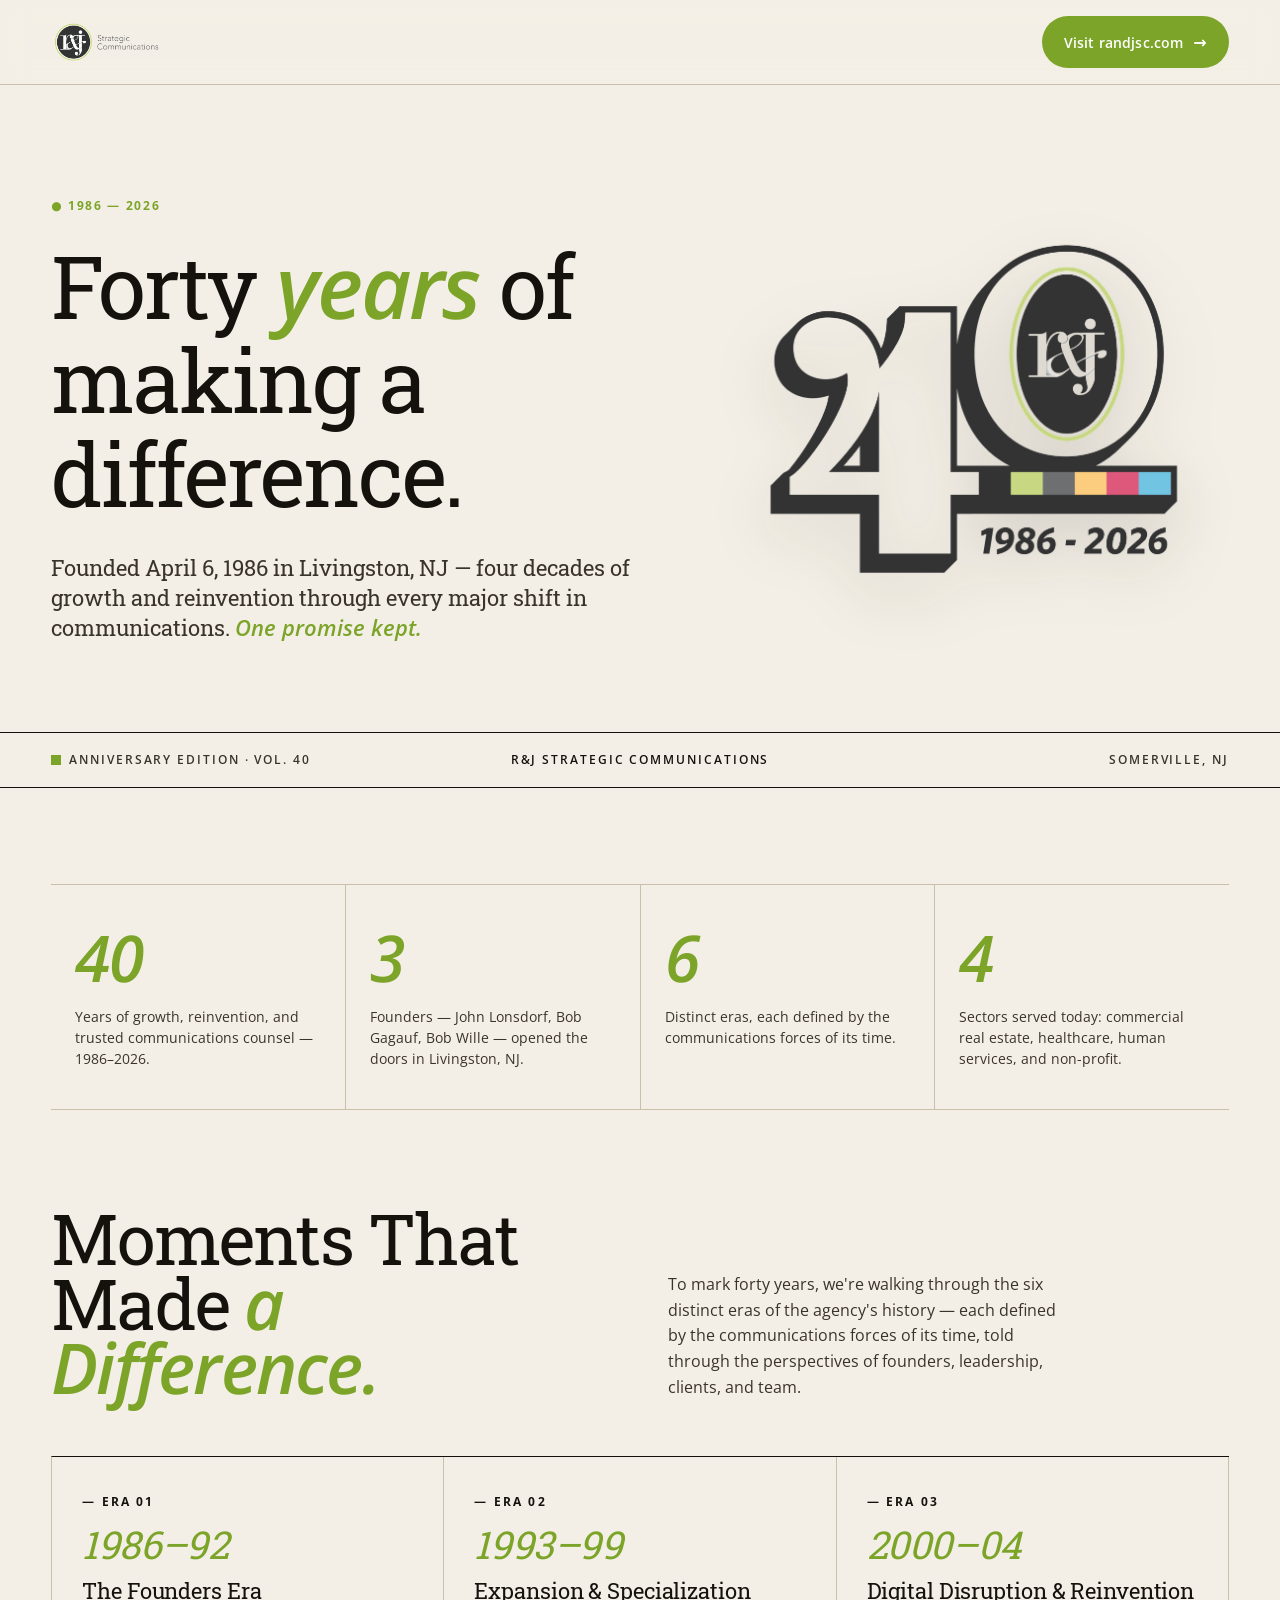
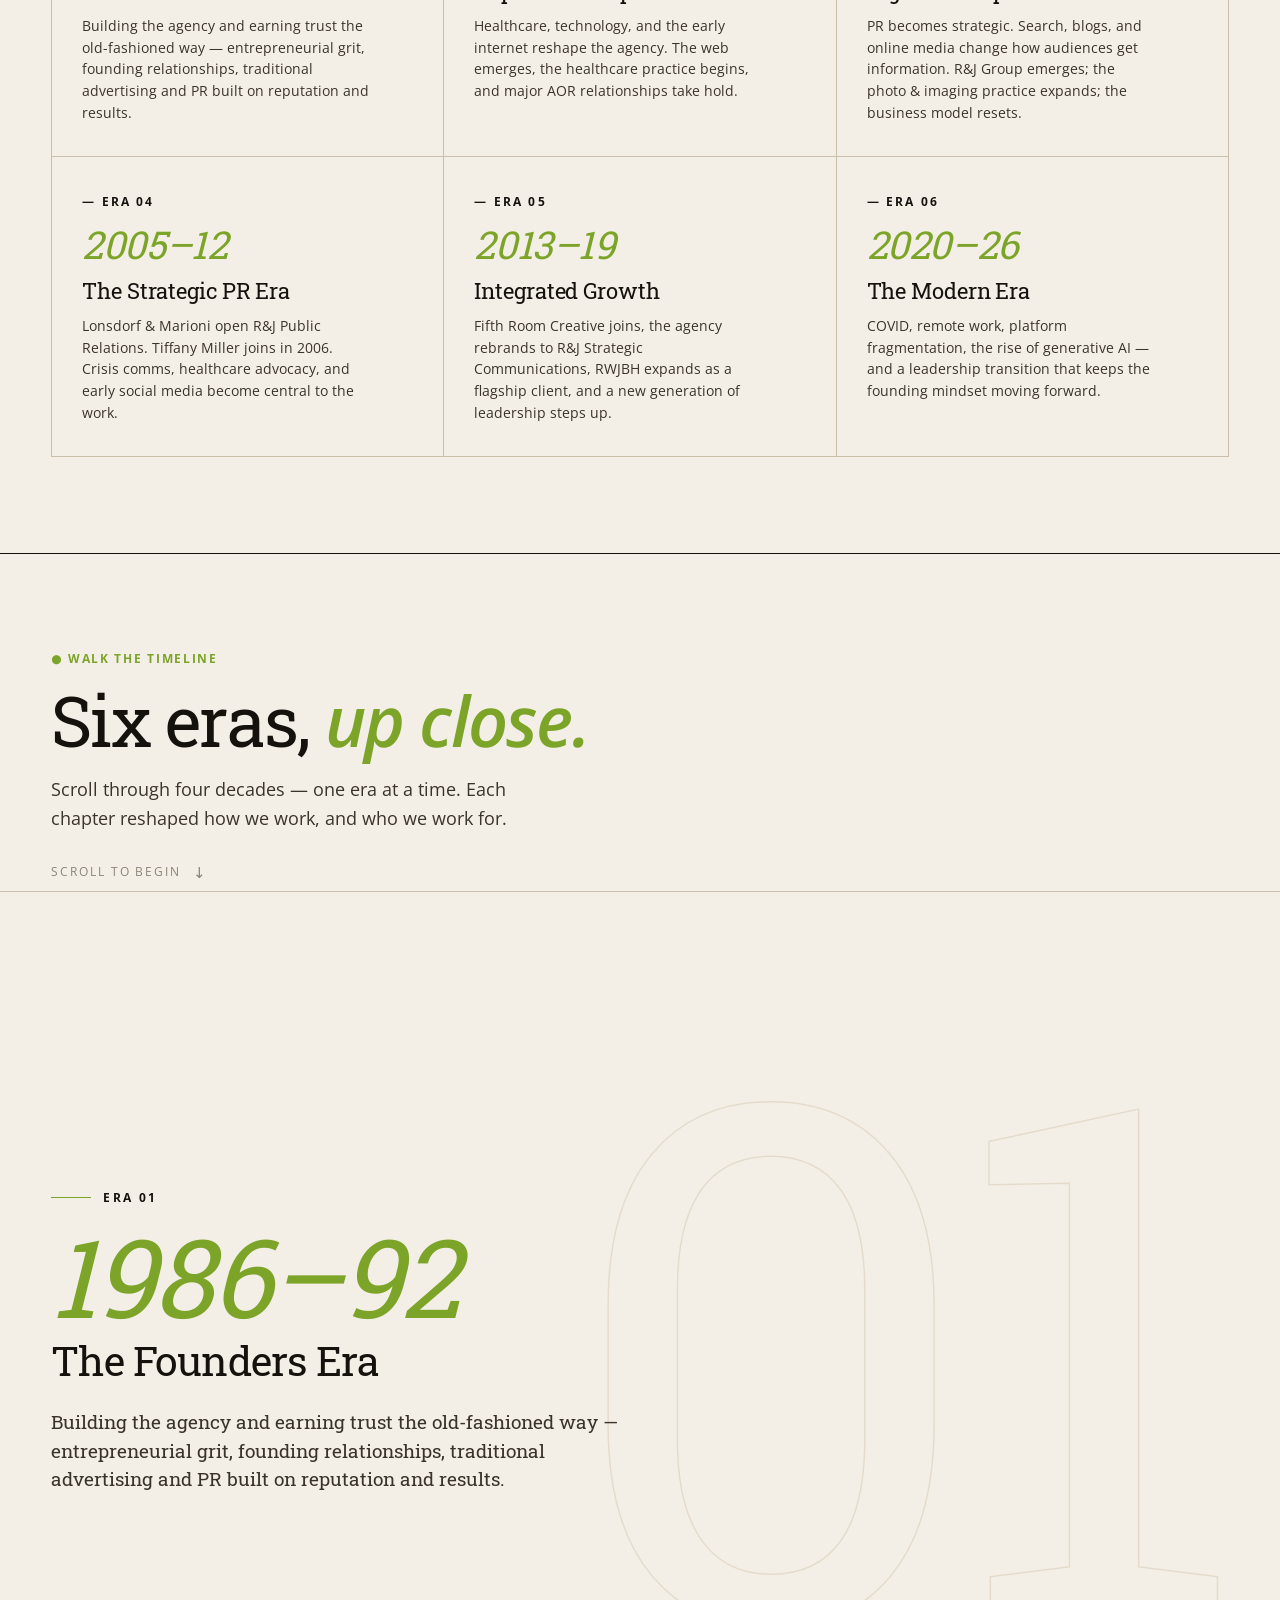
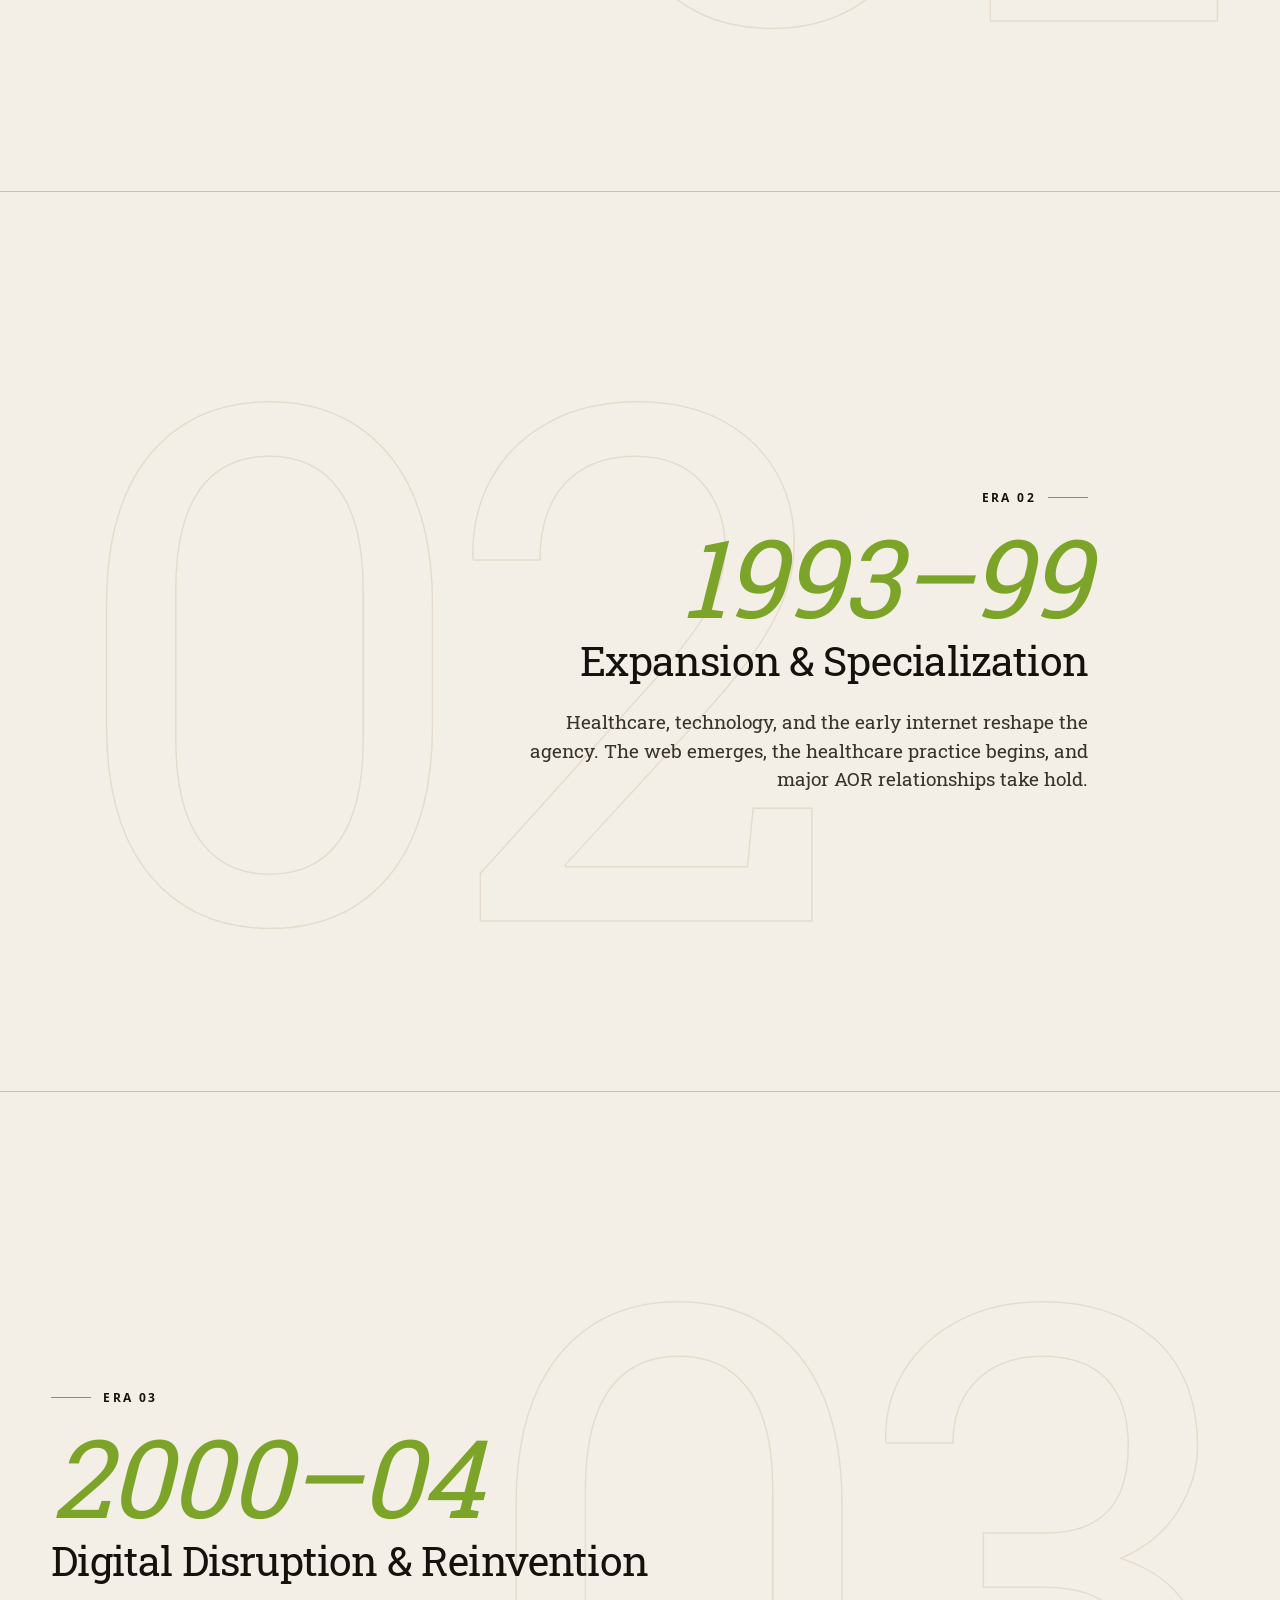
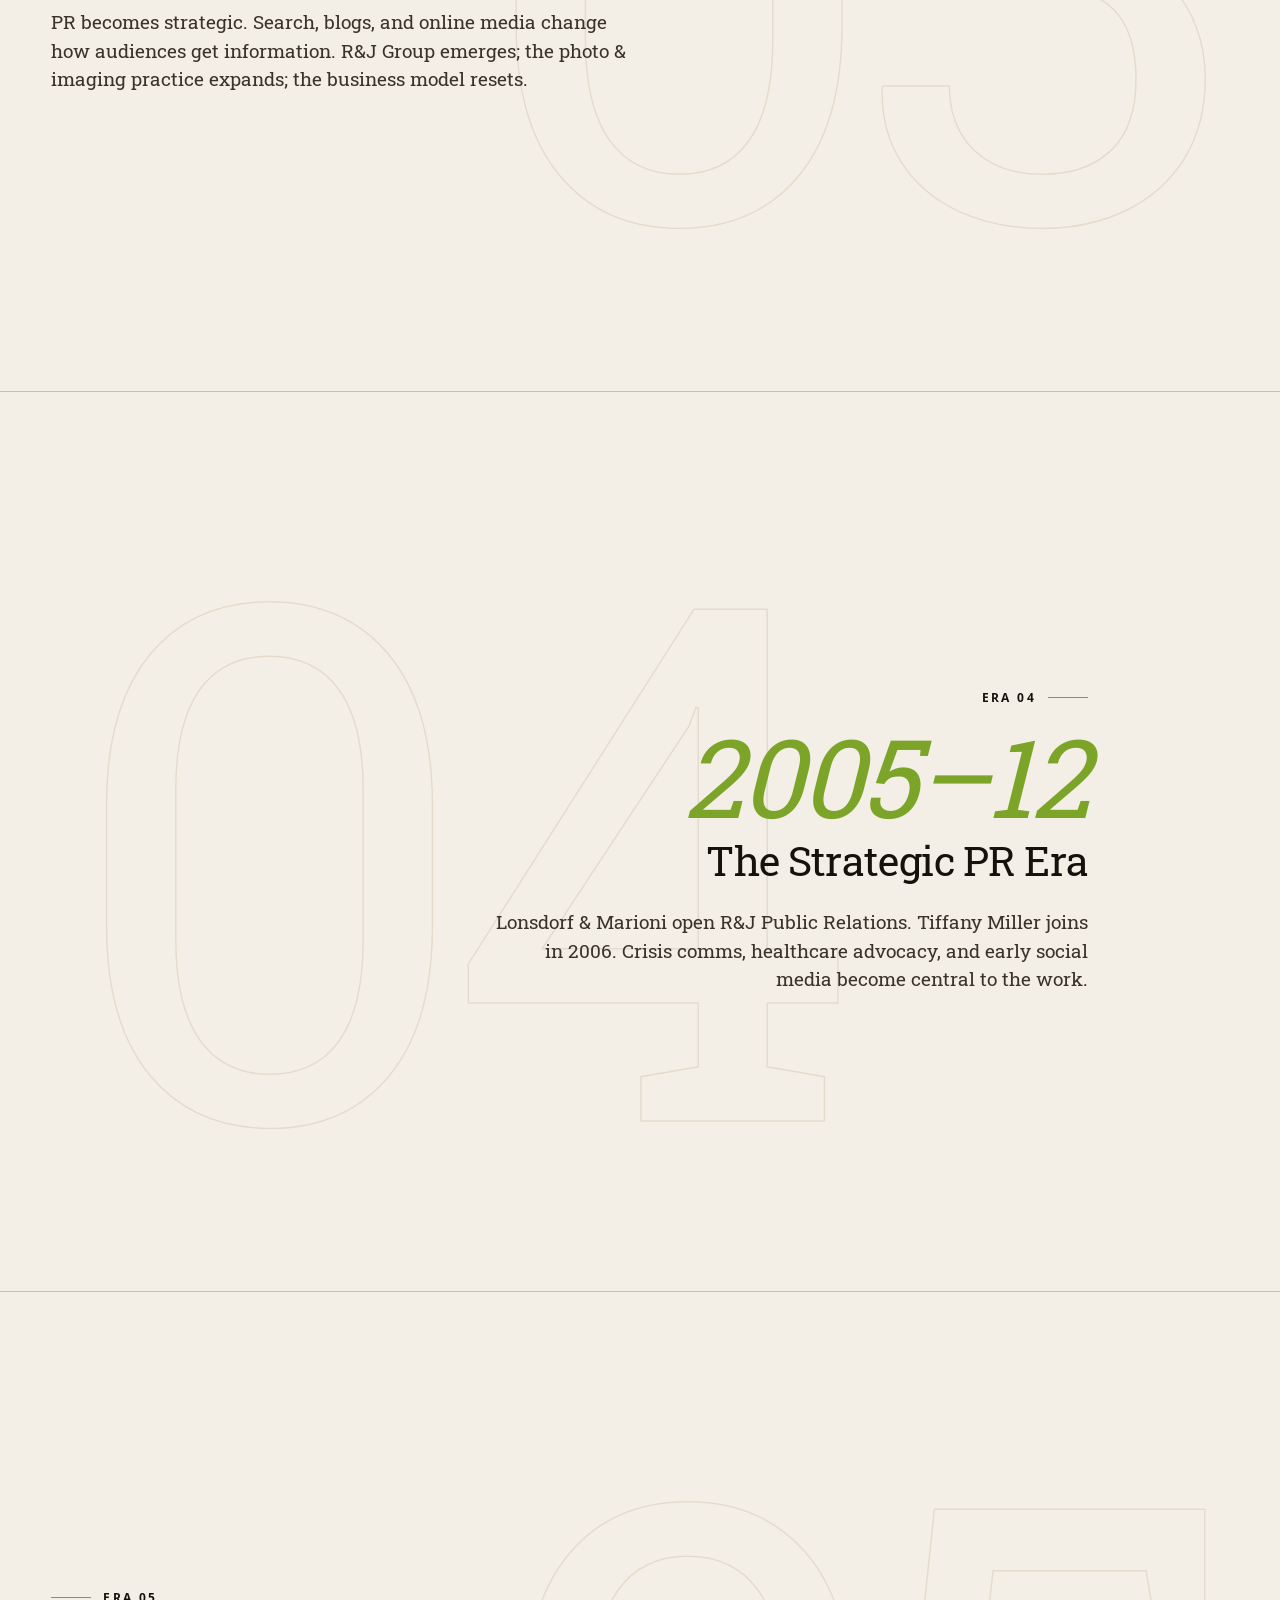
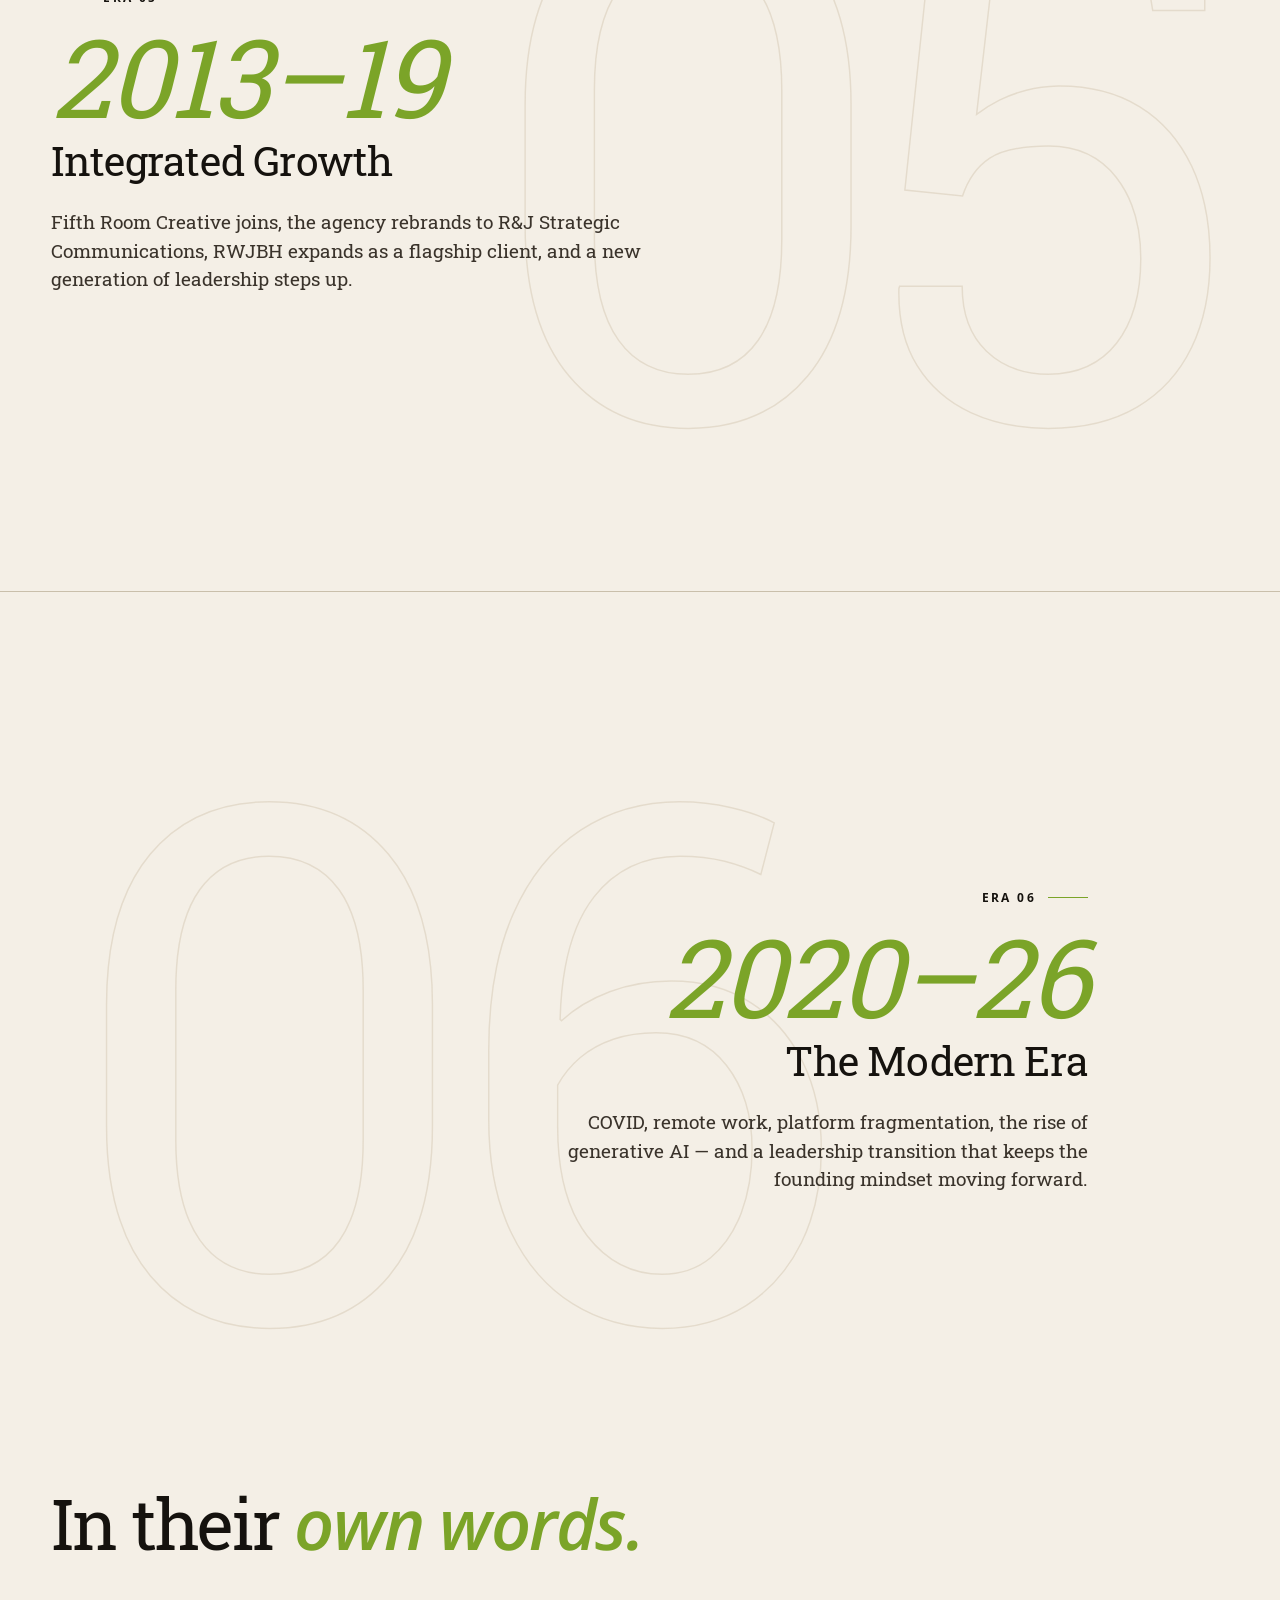
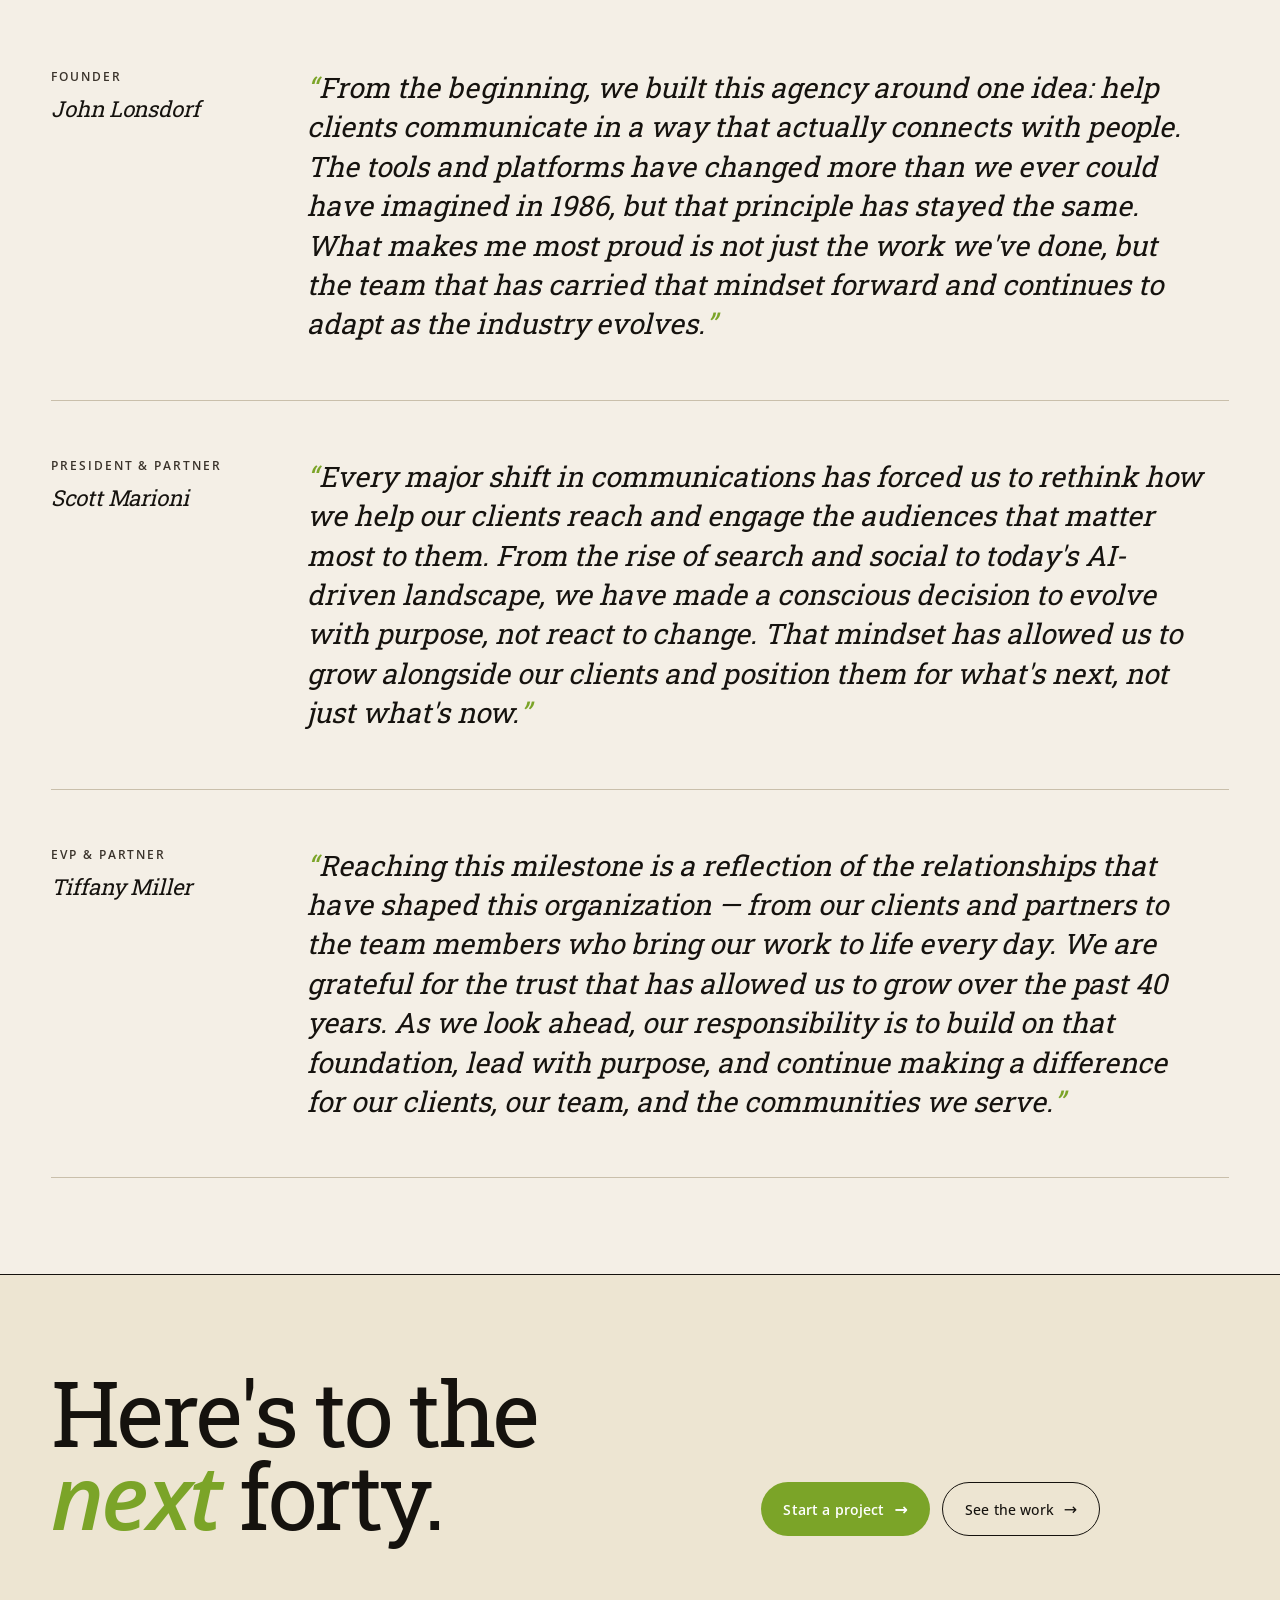
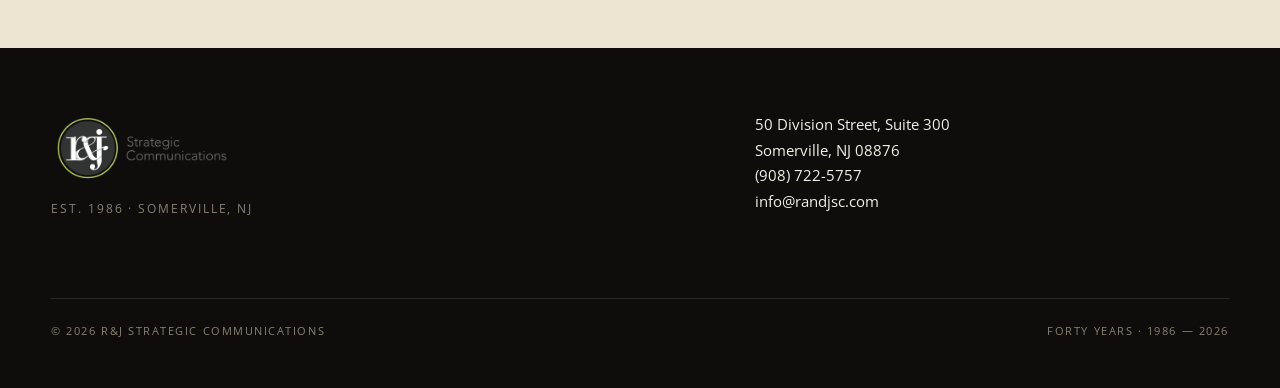
<file: index.html>
<!doctype html>
<html lang="en">
<head>
<meta charset="utf-8" />
<meta name="viewport" content="width=device-width, initial-scale=1" />
<title>40 Years of Making a Difference — R&amp;J Strategic Communications</title>
<meta name="description" content="R&amp;J Strategic Communications marks forty years — 1986–2026. Four decades of growth and reinvention through every major shift in communications." />
<link rel="preconnect" href="https://fonts.googleapis.com">
<link rel="preconnect" href="https://fonts.gstatic.com" crossorigin>
<link href="https://fonts.googleapis.com/css2?family=Open+Sans:ital,wght@0,300;0,400;0,500;0,600;0,700;1,400;1,600&family=Roboto+Slab:wght@300;400;500;600;700&display=swap" rel="stylesheet">
<style>
  /* ============================================================
     R&J — 40th Anniversary landing page
     ============================================================ */
  :root {
    --bg:           #F4EFE6;
    --bg-2:         #EDE5D2;
    --bg-3:         #FFFFFF;
    --ink:          #15120E;
    --ink-2:        #3A332B;
    --muted:        #8B8275;
    --muted-dk:     #6E6F71;
    --line-cream:   #C9BFAB;
    --line-dark:    #D8CCB8;
    --orange:       #7BA428;
    --orange-2:     #6B931C;
    --orange-dk:    #7BA428;
    --f-bg:         #0E0D0B;
    --f-cream:      #F4EFE6;
    --f-muted:      #8B8275;
    --f-line:       #2E2924;
    --f-lime:       #C0DA6B;
    --accent-peach: #FCCD7F;
    --accent-coral: #DE587B;
    --accent-sky:   #71C4E2;
    --serif: "Roboto Slab", "Times New Roman", serif;
    --sans:  "Open Sans", -apple-system, BlinkMacSystemFont, system-ui, sans-serif;
    --mono:  "Open Sans", -apple-system, BlinkMacSystemFont, system-ui, sans-serif;
    --fs-12: 12px; --fs-14: 14px; --fs-15: 15px; --fs-16: 16px;
    --fs-18: 18px; --fs-20: 20px; --fs-22: 22px; --fs-24: 24px;
    --gutter: clamp(20px, 4vw, 56px);
    --maxw: 1440px;
    --ease: cubic-bezier(0.22, 1, 0.36, 1);
  }

  *, *::before, *::after { box-sizing: border-box; }
  html, body { margin: 0; padding: 0; }
  body {
    font-family: var(--sans);
    font-size: var(--fs-16);
    line-height: 1.5;
    -webkit-font-smoothing: antialiased;
    -moz-osx-font-smoothing: grayscale;
    color: var(--ink);
    background: var(--bg);
    text-rendering: optimizeLegibility;
  }
  img, svg { display: block; max-width: 100%; }
  img { height: auto; }
  a { color: inherit; text-decoration: none; }
  h1, h2, h3, h4, h5, h6, p { margin: 0; }
  ::selection { background: var(--orange); color: #fff; }

  em {
    font-family: "Open Sans", sans-serif;
    font-style: italic;
    font-weight: 600;
  }
  .eyebrow {
    font-family: var(--mono);
    font-size: var(--fs-12);
    letter-spacing: 0.14em;
    text-transform: uppercase;
    font-weight: 600;
  }

  /* Buttons */
  .btn {
    display: inline-flex; align-items: center; gap: 10px;
    padding: 14px 22px;
    border-radius: 999px;
    font-family: var(--sans);
    font-size: var(--fs-14);
    font-weight: 500;
    letter-spacing: 0.01em;
    transition: transform 200ms var(--ease), background 200ms var(--ease), color 200ms var(--ease);
  }
  .btn:hover { transform: translateY(-1px); }
  .btn-primary { background: var(--orange); color: #fff; font-weight: 600; }
  .btn-primary:hover { background: var(--orange-2); }
  .btn-ghost { border: 1px solid var(--ink); color: var(--ink); }
  .btn-ghost:hover { background: var(--ink); color: var(--bg); }
  .btn-arrow::after { content: "→"; font-size: 16px; transition: transform 200ms var(--ease); }
  .btn:hover .btn-arrow::after, .btn-arrow:hover::after { transform: translateX(3px); }

  /* Nav */
  .lp-nav {
    position: sticky; top: 0; z-index: 50;
    background: rgba(244,239,230,0.82);
    backdrop-filter: blur(14px); -webkit-backdrop-filter: blur(14px);
    border-bottom: 1px solid var(--line-cream);
  }
  .lp-nav .inner {
    max-width: var(--maxw); margin: 0 auto;
    padding: 16px var(--gutter);
    display: flex; align-items: center; justify-content: space-between; gap: 16px;
  }
  .lp-brand { display: flex; align-items: center; }
  .lp-brand img { height: 44px; width: auto; display: block; }
  @media (max-width: 620px) { .lp-brand img { height: 38px; } }

  /* Hero */
  @property --rev { syntax: '<angle>'; inherits: false; initial-value: 0deg; }
  .page-hero {
    padding: 64px var(--gutter) 88px;
    max-width: var(--maxw); margin: 0 auto;
    display: grid; grid-template-columns: 1.25fr 1fr;
    gap: 64px; align-items: end;
  }
  .page-hero .eyebrow { color: var(--orange-dk); font-weight: 700; }
  .page-hero .eyebrow .dot { color: var(--orange-dk); }
  .page-hero h1 {
    margin-top: 24px;
    font-family: var(--serif);
    font-size: clamp(52px, 6.8vw, 108px);
    line-height: 1.08;
    letter-spacing: -0.025em;
    color: var(--ink);
    font-weight: 400;
  }
  .page-hero h1 em { font-style: italic; color: var(--orange-dk); }
  .page-hero .lede {
    font-family: var(--serif);
    font-size: clamp(20px, 1.7vw, 28px);
    line-height: 1.4;
    color: var(--ink-2);
    max-width: 48ch;
    margin-top: 32px;
  }
  .page-hero .lede em { font-style: italic; color: var(--orange-dk); }

  /* Logo float + write-in tagline */
  .logo-card {
    display: flex; align-items: center; justify-content: center;
    aspect-ratio: 1 / 1;
  }
  .logo-stack {
    position: relative; width: 100%;
    animation: logo-float 6s ease-in-out infinite;
    transform-origin: center 60%;
    filter: drop-shadow(0 18px 30px rgba(21,18,14,0.14));
    will-change: transform;
  }
  .logo-stack img { display: block; width: 100%; height: auto; }
  .logo-tagline {
    position: absolute; inset: 0;
    --rev: 0deg;
    -webkit-mask: conic-gradient(from -16deg at 67.2% 40.7%,
      #000 0deg, #000 var(--rev), transparent var(--rev), transparent 360deg);
    mask: conic-gradient(from -16deg at 67.2% 40.7%,
      #000 0deg, #000 var(--rev), transparent var(--rev), transparent 360deg);
  }
  @keyframes logo-float {
    0%   { transform: translateY(0)     rotate(-1.2deg); }
    50%  { transform: translateY(-16px) rotate(1.2deg); }
    100% { transform: translateY(0)     rotate(-1.2deg); }
  }
  @media (prefers-reduced-motion: reduce) { .logo-stack { animation: none; } }
  @media (max-width: 760px) {
    .page-hero { grid-template-columns: 1fr; }
    .logo-card { max-width: 280px; }
  }

  /* Dateline */
  .dateline {
    max-width: var(--maxw); margin: 0 auto;
    padding: 18px var(--gutter);
    border-block: 1px solid var(--ink);
    display: grid; grid-template-columns: 1fr auto 1fr; align-items: baseline;
    gap: 16px;
    font-family: var(--mono); font-size: var(--fs-12);
    letter-spacing: 0.16em; text-transform: uppercase;
    color: var(--ink-2); font-weight: 600;
  }
  .dateline .lime { display: inline-block; width: 10px; height: 10px; background: var(--orange); margin-right: 8px; vertical-align: -1px; }
  .dateline .center { color: var(--ink); text-align: center; }
  .dateline > div:last-child { text-align: right; }
  @media (max-width: 620px) { .dateline { grid-template-columns: 1fr; } .dateline .center, .dateline > div:last-child { text-align: left; } }

  /* Section shells */
  .s-cream { background: var(--bg); color: var(--ink); padding: 96px var(--gutter); }
  .s-inner { max-width: var(--maxw); margin: 0 auto; }

  .section-head {
    display: grid; grid-template-columns: 1fr 1fr;
    gap: 56px; align-items: end; margin-bottom: 56px;
  }
  .section-head.single { grid-template-columns: 1fr; }
  .section-head h2 {
    font-family: var(--serif);
    font-size: clamp(40px, 5.5vw, 88px);
    line-height: 0.92; letter-spacing: -0.025em; font-weight: 400;
  }
  .section-head h2 em { font-style: italic; color: var(--orange-dk); }
  .section-head p { font-size: var(--fs-16); line-height: 1.6; color: var(--ink-2); max-width: 44ch; }
  @media (max-width: 760px) { .section-head { grid-template-columns: 1fr; gap: 24px; } }

  /* Stats */
  .stats-grid {
    display: grid; grid-template-columns: repeat(4, 1fr);
    gap: 1px; background: var(--line-cream); border-block: 1px solid var(--line-cream);
  }
  .stat-cell { background: var(--bg); padding: 40px 24px; }
  .stat-cell .num { font-family: var(--serif); font-size: clamp(48px, 5vw, 80px); line-height: 1; letter-spacing: -0.025em; }
  .stat-cell .num em { font-style: italic; color: var(--orange-dk); }
  .stat-cell .label { margin-top: 16px; font-size: var(--fs-14); color: var(--ink-2); line-height: 1.5; }
  @media (max-width: 920px) { .stats-grid { grid-template-columns: 1fr 1fr; } }
  @media (max-width: 560px) { .stats-grid { grid-template-columns: 1fr; } }

  /* Era grid */
  .era-grid {
    display: grid; grid-template-columns: repeat(3, 1fr);
    border-top: 1px solid var(--ink); border-left: 1px solid var(--line-cream);
  }
  .era-card {
    background: var(--bg);
    border-right: 1px solid var(--line-cream);
    border-bottom: 1px solid var(--line-cream);
    padding: 36px 30px 30px; min-height: 300px;
    display: flex; flex-direction: column; color: var(--ink);
    transition: background 220ms var(--ease);
  }
  .era-card:hover { background: var(--bg-2); }
  .era-card .era-num { font-family: var(--mono); font-size: var(--fs-12); letter-spacing: 0.18em; text-transform: uppercase; color: var(--ink); font-weight: 700; }
  .era-card .era-years { margin-top: 14px; font-family: var(--serif); font-style: italic; font-size: clamp(32px, 3vw, 44px); line-height: 1; letter-spacing: -0.01em; color: var(--orange-dk); }
  .era-card h3 { margin-top: 14px; font-family: var(--serif); font-size: var(--fs-22); line-height: 1.15; letter-spacing: -0.005em; font-weight: 400; color: var(--ink); }
  .era-card p { margin-top: 12px; font-size: var(--fs-14); line-height: 1.55; color: var(--ink-2); max-width: 36ch; }
  @media (max-width: 920px) { .era-grid { grid-template-columns: 1fr 1fr; } }
  @media (max-width: 560px) { .era-grid { grid-template-columns: 1fr; } }

  /* Founder quotes */
  .founder-quote {
    display: grid; grid-template-columns: 200px 1fr;
    gap: 56px; padding: 56px 0; border-bottom: 1px solid var(--line-cream);
  }
  .founder-quote:first-of-type { border-top: 1px solid var(--ink); }
  .founder-quote .who { font-family: var(--mono); font-size: var(--fs-12); letter-spacing: 0.16em; text-transform: uppercase; color: var(--ink-2); font-weight: 600; }
  .founder-quote .who strong { display: block; font-family: var(--serif); font-style: italic; font-size: var(--fs-22); letter-spacing: -0.005em; color: var(--ink); font-weight: 400; margin-top: 6px; text-transform: none; }
  .founder-quote blockquote { margin: 0; font-family: var(--serif); font-size: clamp(22px, 2.2vw, 30px); line-height: 1.4; color: var(--ink); font-style: italic; max-width: 56ch; }
  .founder-quote blockquote::before { content: "\201C"; color: var(--orange-dk); margin-right: 2px; }
  .founder-quote blockquote::after  { content: "\201D"; color: var(--orange-dk); margin-left:  1px; }
  @media (max-width: 920px) { .founder-quote { grid-template-columns: 1fr; gap: 16px; } }

  /* CTA */
  .cta-cream { background: var(--bg-2); border-top: 1px solid var(--ink); padding: 96px var(--gutter) 112px; }
  .cta-cream .inner { max-width: var(--maxw); margin: 0 auto; display: grid; grid-template-columns: 1.4fr 1fr; gap: 56px; align-items: end; }
  .cta-cream h2 { font-family: var(--serif); font-size: clamp(56px, 7vw, 112px); line-height: 0.92; letter-spacing: -0.03em; font-weight: 400; color: var(--ink); max-width: 14ch; }
  .cta-cream h2 em { font-style: italic; color: var(--orange-dk); }
  .cta-cream .actions { display: flex; gap: 12px; flex-wrap: wrap; }
  @media (max-width: 920px) { .cta-cream .inner { grid-template-columns: 1fr; gap: 32px; } }

  /* Footer */
  .lp-footer { background: var(--f-bg); color: var(--f-cream); padding: 64px var(--gutter) 48px; }
  .lp-footer .inner { max-width: var(--maxw); margin: 0 auto; display: grid; grid-template-columns: 1.4fr 1fr; gap: 40px; align-items: start; }
  .lp-footer .brand-logo { display: block; }
  .lp-footer .brand-logo img { height: 72px; width: auto; display: block; }
  .lp-footer .tag { margin-top: 16px; font-family: var(--mono); font-size: 12px; letter-spacing: 0.16em; text-transform: uppercase; color: var(--f-muted); }
  .lp-footer address { font-style: normal; font-size: var(--fs-15); line-height: 1.7; color: var(--f-cream); }
  .lp-footer address a { color: var(--f-cream); }
  .lp-footer address a:hover { color: var(--f-lime); }
  .lp-footer .legal { grid-column: 1 / -1; margin-top: 40px; padding-top: 24px; border-top: 1px solid var(--f-line); display: flex; justify-content: space-between; gap: 16px; flex-wrap: wrap; font-family: var(--mono); font-size: 11px; letter-spacing: 0.14em; text-transform: uppercase; color: var(--f-muted); }
  @media (max-width: 620px) { .lp-footer .inner { grid-template-columns: 1fr; } }

  /* ============================================================
     Immersive era scroll
     ============================================================ */
  .era-scroll { background: var(--bg); border-top: 1px solid var(--ink); position: relative; }
  .era-scroll .es-intro { max-width: var(--maxw); margin: 0 auto; padding: 96px var(--gutter) 8px; }
  .era-scroll .es-intro .eyebrow { color: var(--orange-dk); font-weight: 700; }
  .era-scroll .es-intro h2 { font-family: var(--serif); font-size: clamp(40px, 5.5vw, 88px); line-height: 0.92; letter-spacing: -0.025em; font-weight: 400; margin-top: 20px; }
  .era-scroll .es-intro h2 em { font-style: italic; color: var(--orange-dk); }
  .era-scroll .es-intro p { margin-top: 22px; max-width: 48ch; color: var(--ink-2); font-size: var(--fs-18); line-height: 1.6; }
  .era-scroll .es-hint { margin-top: 28px; font-family: var(--mono); font-size: var(--fs-12); letter-spacing: 0.16em; text-transform: uppercase; color: var(--muted); display: flex; align-items: center; gap: 12px; }
  .era-scroll .es-hint::after { content: "↓"; font-size: 15px; animation: es-bob 1.8s var(--ease) infinite; }
  @keyframes es-bob { 0%,100% { transform: translateY(0); } 50% { transform: translateY(4px); } }

  /* Progress rail — fixed to viewport, right edge */
  .era-rail {
    position: fixed; right: clamp(16px, 3vw, 48px); top: 50%;
    transform: translateY(-50%); z-index: 40;
    display: flex; flex-direction: column; gap: 16px;
    opacity: 0; pointer-events: none;
    transition: opacity 420ms var(--ease);
  }
  .era-rail.show { opacity: 1; pointer-events: auto; }
  .era-rail button {
    display: flex; align-items: center; justify-content: flex-end; gap: 12px;
    background: none; border: 0; cursor: pointer;
    font-family: var(--mono); font-size: 11px; letter-spacing: 0.16em; text-transform: uppercase;
    color: var(--muted); padding: 0;
    transition: color 300ms var(--ease);
  }
  .era-rail button .lab { opacity: 0; transform: translateX(6px); transition: opacity 300ms var(--ease), transform 300ms var(--ease); white-space: nowrap; }
  .era-rail button:hover .lab,
  .era-rail button.active .lab { opacity: 1; transform: none; }
  .era-rail .tick { width: 26px; height: 2px; background: var(--line-cream); transition: background 320ms var(--ease), width 320ms var(--ease); flex-shrink: 0; }
  .era-rail button.active { color: var(--ink); }
  .era-rail button.active .tick { background: var(--orange); width: 46px; }

  /* Era panels */
  .era-panel {
    min-height: 100vh; display: grid; align-items: center;
    padding: 110px var(--gutter); position: relative; overflow: hidden;
    border-top: 1px solid var(--line-cream);
  }
  .era-panel .es-wrap { max-width: var(--maxw); margin: 0 auto; width: 100%; position: relative; z-index: 2; }

  /* Ghost numerals — odd panels: numeral on right */
  .era-panel .ghost {
    position: absolute; inset: 0;
    display: flex; align-items: center; justify-content: flex-end;
    padding-right: clamp(20px, 5vw, 120px);
    z-index: 1; pointer-events: none;
  }
  .era-panel .ghost span {
    font-family: var(--serif); font-weight: 400;
    font-size: min(58vw, 720px); line-height: 0.8;
    color: transparent;
    -webkit-text-stroke: 1.5px var(--line-dark);
    letter-spacing: -0.04em;
    opacity: 0; transform: translateY(40px) scale(1.06);
    transition: transform 1200ms var(--ease), opacity 1200ms var(--ease);
  }
  .era-panel.in .ghost span { opacity: 0.55; transform: none; }

  /* Even panels: content right-aligned, ghost numeral on left */
  .era-panel:nth-of-type(even) .ghost { justify-content: flex-start; padding-right: 0; padding-left: clamp(20px, 5vw, 120px); }
  .era-panel:nth-of-type(even) .es-wrap .content { margin-left: auto; text-align: right; }
  .era-panel:nth-of-type(even) .e-num { justify-content: flex-end; }
  .era-panel:nth-of-type(even) .e-num::before { display: none; }
  .era-panel:nth-of-type(even) .e-num::after { content: ""; width: 40px; height: 1px; background: var(--orange); display: inline-block; }
  .era-panel:nth-of-type(even) .desc { margin-left: auto; }

  /* Panel content */
  .era-panel .content { max-width: 640px; }
  .era-panel .e-num {
    font-family: var(--mono); font-size: var(--fs-12); letter-spacing: 0.2em;
    text-transform: uppercase; font-weight: 700; color: var(--ink);
    display: flex; align-items: center; gap: 12px;
  }
  .era-panel .e-num::before { content: ""; width: 40px; height: 1px; background: var(--orange); display: inline-block; }
  .era-panel .e-years { font-family: var(--serif); font-style: italic; font-size: clamp(52px, 8.5vw, 124px); line-height: 0.9; letter-spacing: -0.02em; color: var(--orange-dk); margin-top: 20px; }
  .era-panel h3 { font-family: var(--serif); font-size: clamp(28px, 3.2vw, 50px); line-height: 1.05; letter-spacing: -0.02em; font-weight: 400; margin-top: 14px; color: var(--ink); }
  .era-panel .desc { font-family: var(--serif); font-size: clamp(18px, 1.5vw, 24px); line-height: 1.5; color: var(--ink-2); max-width: 54ch; margin-top: 26px; }

  /* Reveal animations */
  .era-panel .reveal { opacity: 0; transform: translateY(28px); transition: opacity 900ms var(--ease), transform 900ms var(--ease); }
  .era-panel.in .reveal { opacity: 1; transform: none; }
  .era-panel.in .reveal:nth-child(2) { transition-delay:  90ms; }
  .era-panel.in .reveal:nth-child(3) { transition-delay: 170ms; }
  .era-panel.in .reveal:nth-child(4) { transition-delay: 250ms; }

  /* Right-gutter safe zone so the fixed rail never overlaps text on even panels */
  @media (min-width: 761px) {
    .era-panel { padding-right: clamp(180px, 15vw, 220px); }
  }

  @media (prefers-reduced-motion: reduce) {
    .era-panel .reveal, .era-panel .ghost span { transition: none; opacity: 1; transform: none; }
    .era-panel .ghost span { opacity: 0.55; }
    .era-scroll .es-hint::after { animation: none; }
  }

  @media (max-width: 760px) {
    .era-rail { display: none; }
    .era-panel { min-height: 88vh; }
    .era-panel:nth-of-type(even) .es-wrap .content,
    .era-panel:nth-of-type(even) .desc { margin-left: 0; text-align: left; }
    .era-panel:nth-of-type(even) .e-num { justify-content: flex-start; }
    .era-panel:nth-of-type(even) .e-num::after  { display: none; }
    .era-panel:nth-of-type(even) .e-num::before { display: inline-block; }
    .era-panel .ghost span { font-size: 72vw; }
  }
</style>
<noscript><style>.logo-tagline { --rev: 150deg; }</style></noscript>
</head>
<body>

<header class="lp-nav">
  <div class="inner">
    <a class="lp-brand" href="https://www.randjsc.com" aria-label="R&amp;J Strategic Communications">
      <img src="assets/rj-lockup.png" alt="R&amp;J Strategic Communications" />
    </a>
    <a href="https://www.randjsc.com" class="btn btn-primary btn-arrow">Visit randjsc.com</a>
  </div>
</header>

<main>
  <section class="page-hero">
    <div>
      <div class="eyebrow"><span class="dot">●</span> 1986 — 2026</div>
      <h1>Forty <em>years</em> of making a difference.</h1>
      <p class="lede">
        Founded April 6, 1986 in Livingston, NJ — four decades of growth and reinvention through every major shift in communications. <em>One promise kept.</em>
      </p>
    </div>
    <div class="logo-card">
      <div class="logo-stack">
        <img class="logo-mark" src="assets/rj-mark.png" alt="R&amp;J 40th Anniversary — 1986–2026" />
        <img class="logo-tagline" src="assets/rj-tagline.png" alt="years of making a difference" aria-hidden="true" />
      </div>
    </div>
  </section>

  <div class="dateline">
    <div><span class="lime"></span>Anniversary Edition · Vol. 40</div>
    <div class="center">R&amp;J Strategic Communications</div>
    <div>Somerville, NJ</div>
  </div>

  <section class="s-cream">
    <div class="s-inner">
      <div class="stats-grid">
        <div class="stat-cell">
          <div class="num"><em>40</em></div>
          <div class="label">Years of growth, reinvention, and trusted communications counsel — 1986–2026.</div>
        </div>
        <div class="stat-cell">
          <div class="num"><em>3</em></div>
          <div class="label">Founders — John Lonsdorf, Bob Gagauf, Bob Wille — opened the doors in Livingston, NJ.</div>
        </div>
        <div class="stat-cell">
          <div class="num"><em>6</em></div>
          <div class="label">Distinct eras, each defined by the communications forces of its time.</div>
        </div>
        <div class="stat-cell">
          <div class="num"><em>4</em></div>
          <div class="label">Sectors served today: commercial real estate, healthcare, human services, and non-profit.</div>
        </div>
      </div>
    </div>
  </section>

  <section class="s-cream" style="padding-top: 0;">
    <div class="s-inner">
      <div class="section-head">
        <div>
          <h2>Moments That Made <em>a Difference.</em></h2>
        </div>
        <p>To mark forty years, we're walking through the six distinct eras of the agency's history — each defined by the communications forces of its time, told through the perspectives of founders, leadership, clients, and team.</p>
      </div>

      <div class="era-grid">
        <article class="era-card">
          <div class="era-num">— Era 01</div>
          <div class="era-years">1986–92</div>
          <h3>The Founders Era</h3>
          <p>Building the agency and earning trust the old-fashioned way — entrepreneurial grit, founding relationships, traditional advertising and PR built on reputation and results.</p>
        </article>
        <article class="era-card">
          <div class="era-num">— Era 02</div>
          <div class="era-years">1993–99</div>
          <h3>Expansion &amp; Specialization</h3>
          <p>Healthcare, technology, and the early internet reshape the agency. The web emerges, the healthcare practice begins, and major AOR relationships take hold.</p>
        </article>
        <article class="era-card">
          <div class="era-num">— Era 03</div>
          <div class="era-years">2000–04</div>
          <h3>Digital Disruption &amp; Reinvention</h3>
          <p>PR becomes strategic. Search, blogs, and online media change how audiences get information. R&amp;J Group emerges; the photo &amp; imaging practice expands; the business model resets.</p>
        </article>
        <article class="era-card">
          <div class="era-num">— Era 04</div>
          <div class="era-years">2005–12</div>
          <h3>The Strategic PR Era</h3>
          <p>Lonsdorf &amp; Marioni open R&amp;J Public Relations. Tiffany Miller joins in 2006. Crisis comms, healthcare advocacy, and early social media become central to the work.</p>
        </article>
        <article class="era-card">
          <div class="era-num">— Era 05</div>
          <div class="era-years">2013–19</div>
          <h3>Integrated Growth</h3>
          <p>Fifth Room Creative joins, the agency rebrands to R&amp;J Strategic Communications, RWJBH expands as a flagship client, and a new generation of leadership steps up.</p>
        </article>
        <article class="era-card">
          <div class="era-num">— Era 06</div>
          <div class="era-years">2020–26</div>
          <h3>The Modern Era</h3>
          <p>COVID, remote work, platform fragmentation, the rise of generative AI — and a leadership transition that keeps the founding mindset moving forward.</p>
        </article>
      </div>
    </div>
  </section>

  <!-- Immersive era scroll -->
  <section class="era-scroll">
    <div class="es-intro">
      <div class="eyebrow"><span class="dot">●</span> Walk the timeline</div>
      <h2>Six eras, <em>up close.</em></h2>
      <p>Scroll through four decades — one era at a time. Each chapter reshaped how we work, and who we work for.</p>
      <div class="es-hint">Scroll to begin</div>
    </div>

    <article class="era-panel" data-era="01">
      <div class="ghost"><span>01</span></div>
      <div class="es-wrap">
        <div class="content">
          <div class="e-num reveal">Era 01</div>
          <div class="e-years reveal">1986&ndash;92</div>
          <h3 class="reveal">The Founders Era</h3>
          <p class="desc reveal">Building the agency and earning trust the old-fashioned way — entrepreneurial grit, founding relationships, traditional advertising and PR built on reputation and results.</p>
        </div>
      </div>
    </article>

    <article class="era-panel" data-era="02">
      <div class="ghost"><span>02</span></div>
      <div class="es-wrap">
        <div class="content">
          <div class="e-num reveal">Era 02</div>
          <div class="e-years reveal">1993&ndash;99</div>
          <h3 class="reveal">Expansion &amp; Specialization</h3>
          <p class="desc reveal">Healthcare, technology, and the early internet reshape the agency. The web emerges, the healthcare practice begins, and major AOR relationships take hold.</p>
        </div>
      </div>
    </article>

    <article class="era-panel" data-era="03">
      <div class="ghost"><span>03</span></div>
      <div class="es-wrap">
        <div class="content">
          <div class="e-num reveal">Era 03</div>
          <div class="e-years reveal">2000&ndash;04</div>
          <h3 class="reveal">Digital Disruption &amp; Reinvention</h3>
          <p class="desc reveal">PR becomes strategic. Search, blogs, and online media change how audiences get information. R&amp;J Group emerges; the photo &amp; imaging practice expands; the business model resets.</p>
        </div>
      </div>
    </article>

    <article class="era-panel" data-era="04">
      <div class="ghost"><span>04</span></div>
      <div class="es-wrap">
        <div class="content">
          <div class="e-num reveal">Era 04</div>
          <div class="e-years reveal">2005&ndash;12</div>
          <h3 class="reveal">The Strategic PR Era</h3>
          <p class="desc reveal">Lonsdorf &amp; Marioni open R&amp;J Public Relations. Tiffany Miller joins in 2006. Crisis comms, healthcare advocacy, and early social media become central to the work.</p>
        </div>
      </div>
    </article>

    <article class="era-panel" data-era="05">
      <div class="ghost"><span>05</span></div>
      <div class="es-wrap">
        <div class="content">
          <div class="e-num reveal">Era 05</div>
          <div class="e-years reveal">2013&ndash;19</div>
          <h3 class="reveal">Integrated Growth</h3>
          <p class="desc reveal">Fifth Room Creative joins, the agency rebrands to R&amp;J Strategic Communications, RWJBH expands as a flagship client, and a new generation of leadership steps up.</p>
        </div>
      </div>
    </article>

    <article class="era-panel" data-era="06">
      <div class="ghost"><span>06</span></div>
      <div class="es-wrap">
        <div class="content">
          <div class="e-num reveal">Era 06</div>
          <div class="e-years reveal">2020&ndash;26</div>
          <h3 class="reveal">The Modern Era</h3>
          <p class="desc reveal">COVID, remote work, platform fragmentation, the rise of generative AI — and a leadership transition that keeps the founding mindset moving forward.</p>
        </div>
      </div>
    </article>

    <nav class="era-rail" aria-label="Era navigation">
      <button type="button" data-i="0"><span class="lab">Founders</span><span class="tick"></span></button>
      <button type="button" data-i="1"><span class="lab">Expansion</span><span class="tick"></span></button>
      <button type="button" data-i="2"><span class="lab">Disruption</span><span class="tick"></span></button>
      <button type="button" data-i="3"><span class="lab">Strategic PR</span><span class="tick"></span></button>
      <button type="button" data-i="4"><span class="lab">Integrated</span><span class="tick"></span></button>
      <button type="button" data-i="5"><span class="lab">Modern</span><span class="tick"></span></button>
    </nav>
  </section>

  <section class="s-cream" style="padding-top: 0;">
    <div class="s-inner">
      <div class="section-head single">
        <h2 style="max-width: 22ch;">In their <em>own words.</em></h2>
      </div>

      <div class="founder-quote">
        <div class="who">Founder<strong>John Lonsdorf</strong></div>
        <blockquote>From the beginning, we built this agency around one idea: help clients communicate in a way that actually connects with people. The tools and platforms have changed more than we ever could have imagined in 1986, but that principle has stayed the same. What makes me most proud is not just the work we've done, but the team that has carried that mindset forward and continues to adapt as the industry evolves.</blockquote>
      </div>

      <div class="founder-quote">
        <div class="who">President &amp; Partner<strong>Scott Marioni</strong></div>
        <blockquote>Every major shift in communications has forced us to rethink how we help our clients reach and engage the audiences that matter most to them. From the rise of search and social to today's AI-driven landscape, we have made a conscious decision to evolve with purpose, not react to change. That mindset has allowed us to grow alongside our clients and position them for what's next, not just what's now.</blockquote>
      </div>

      <div class="founder-quote">
        <div class="who">EVP &amp; Partner<strong>Tiffany Miller</strong></div>
        <blockquote>Reaching this milestone is a reflection of the relationships that have shaped this organization — from our clients and partners to the team members who bring our work to life every day. We are grateful for the trust that has allowed us to grow over the past 40 years. As we look ahead, our responsibility is to build on that foundation, lead with purpose, and continue making a difference for our clients, our team, and the communities we serve.</blockquote>
      </div>
    </div>
  </section>

  <section class="cta-cream">
    <div class="inner">
      <div>
        <h2>Here's to the <em>next</em> forty.</h2>
      </div>
      <div class="actions">
        <a href="mailto:info@randjsc.com" class="btn btn-primary btn-arrow">Start a project</a>
        <a href="https://www.randjsc.com" class="btn btn-ghost btn-arrow">See the work</a>
      </div>
    </div>
  </section>
</main>

<footer class="lp-footer">
  <div class="inner">
    <div>
      <a class="brand-logo" href="https://www.randjsc.com" aria-label="R&amp;J Strategic Communications">
        <img src="assets/rj-lockup.png" alt="R&amp;J Strategic Communications" />
      </a>
      <div class="tag">Est. 1986 · Somerville, NJ</div>
    </div>
    <address>
      50 Division Street, Suite 300<br />
      Somerville, NJ 08876<br />
      <a href="tel:1-908-722-5757">(908) 722-5757</a><br />
      <a href="mailto:info@randjsc.com">info@randjsc.com</a>
    </address>
    <div class="legal">
      <span>© 2026 R&amp;J Strategic Communications</span>
      <span>Forty years · 1986 — 2026</span>
    </div>
  </div>
</footer>

<script>
  /* Tagline write-in animation */
  (function () {
    var tag = document.querySelector('.logo-tagline');
    if (!tag) return;

    tag.style.setProperty('--rev', '0deg');

    var FULL = 150;
    var STEPS = 27;
    var STEP_MS = 95;
    var timer = null;

    function play() {
      if (timer) clearInterval(timer);
      var s = 0;
      tag.style.setProperty('--rev', '0deg');
      timer = setInterval(function () {
        s++;
        tag.style.setProperty('--rev', (FULL * s / STEPS) + 'deg');
        if (s >= STEPS) {
          clearInterval(timer);
          timer = null;
          tag.style.setProperty('--rev', FULL + 'deg');
        }
      }, STEP_MS);
    }

    if ('IntersectionObserver' in window) {
      var io = new IntersectionObserver(function (entries) {
        entries.forEach(function (e) { if (e.isIntersecting) setTimeout(play, 400); });
      }, { threshold: 0.5 });
      io.observe(tag);
    } else {
      setTimeout(play, 400);
    }
  })();
</script>

<script>
  /* Immersive era scroll — reveals, active-rail tracking, click-to-jump */
  (function () {
    var section = document.querySelector('.era-scroll');
    if (!section) return;
    var panels = [].slice.call(section.querySelectorAll('.era-panel'));
    var rail   = section.querySelector('.era-rail');
    var btns   = rail ? [].slice.call(rail.querySelectorAll('button')) : [];

    if (!('IntersectionObserver' in window)) {
      panels.forEach(function (p) { p.classList.add('in'); });
      return;
    }

    /* Fade-in reveal when panel enters viewport */
    var revealIO = new IntersectionObserver(function (entries) {
      entries.forEach(function (e) { if (e.isIntersecting) e.target.classList.add('in'); });
    }, { threshold: 0.32 });
    panels.forEach(function (p) { revealIO.observe(p); });

    /* Track active panel for the rail */
    var activeIO = new IntersectionObserver(function (entries) {
      entries.forEach(function (e) {
        if (e.isIntersecting) {
          var i = panels.indexOf(e.target);
          btns.forEach(function (b, bi) { b.classList.toggle('active', bi === i); });
        }
      });
    }, { threshold: 0.5 });
    panels.forEach(function (p) { activeIO.observe(p); });

    /* Show/hide the rail based on whether the scroll section is in view */
    var sectionIO = new IntersectionObserver(function (entries) {
      entries.forEach(function (e) {
        if (rail) rail.classList.toggle('show', e.isIntersecting && e.intersectionRatio > 0.04);
      });
    }, { threshold: [0, 0.04, 0.1] });
    sectionIO.observe(section);

    /* Click-to-jump */
    btns.forEach(function (b, i) {
      b.addEventListener('click', function () {
        var p = panels[i];
        if (!p) return;
        var y = p.getBoundingClientRect().top + window.pageYOffset;
        window.scrollTo({ top: y, behavior: 'smooth' });
      });
    });
  })();
</script>

</body>
</html>
</file>
